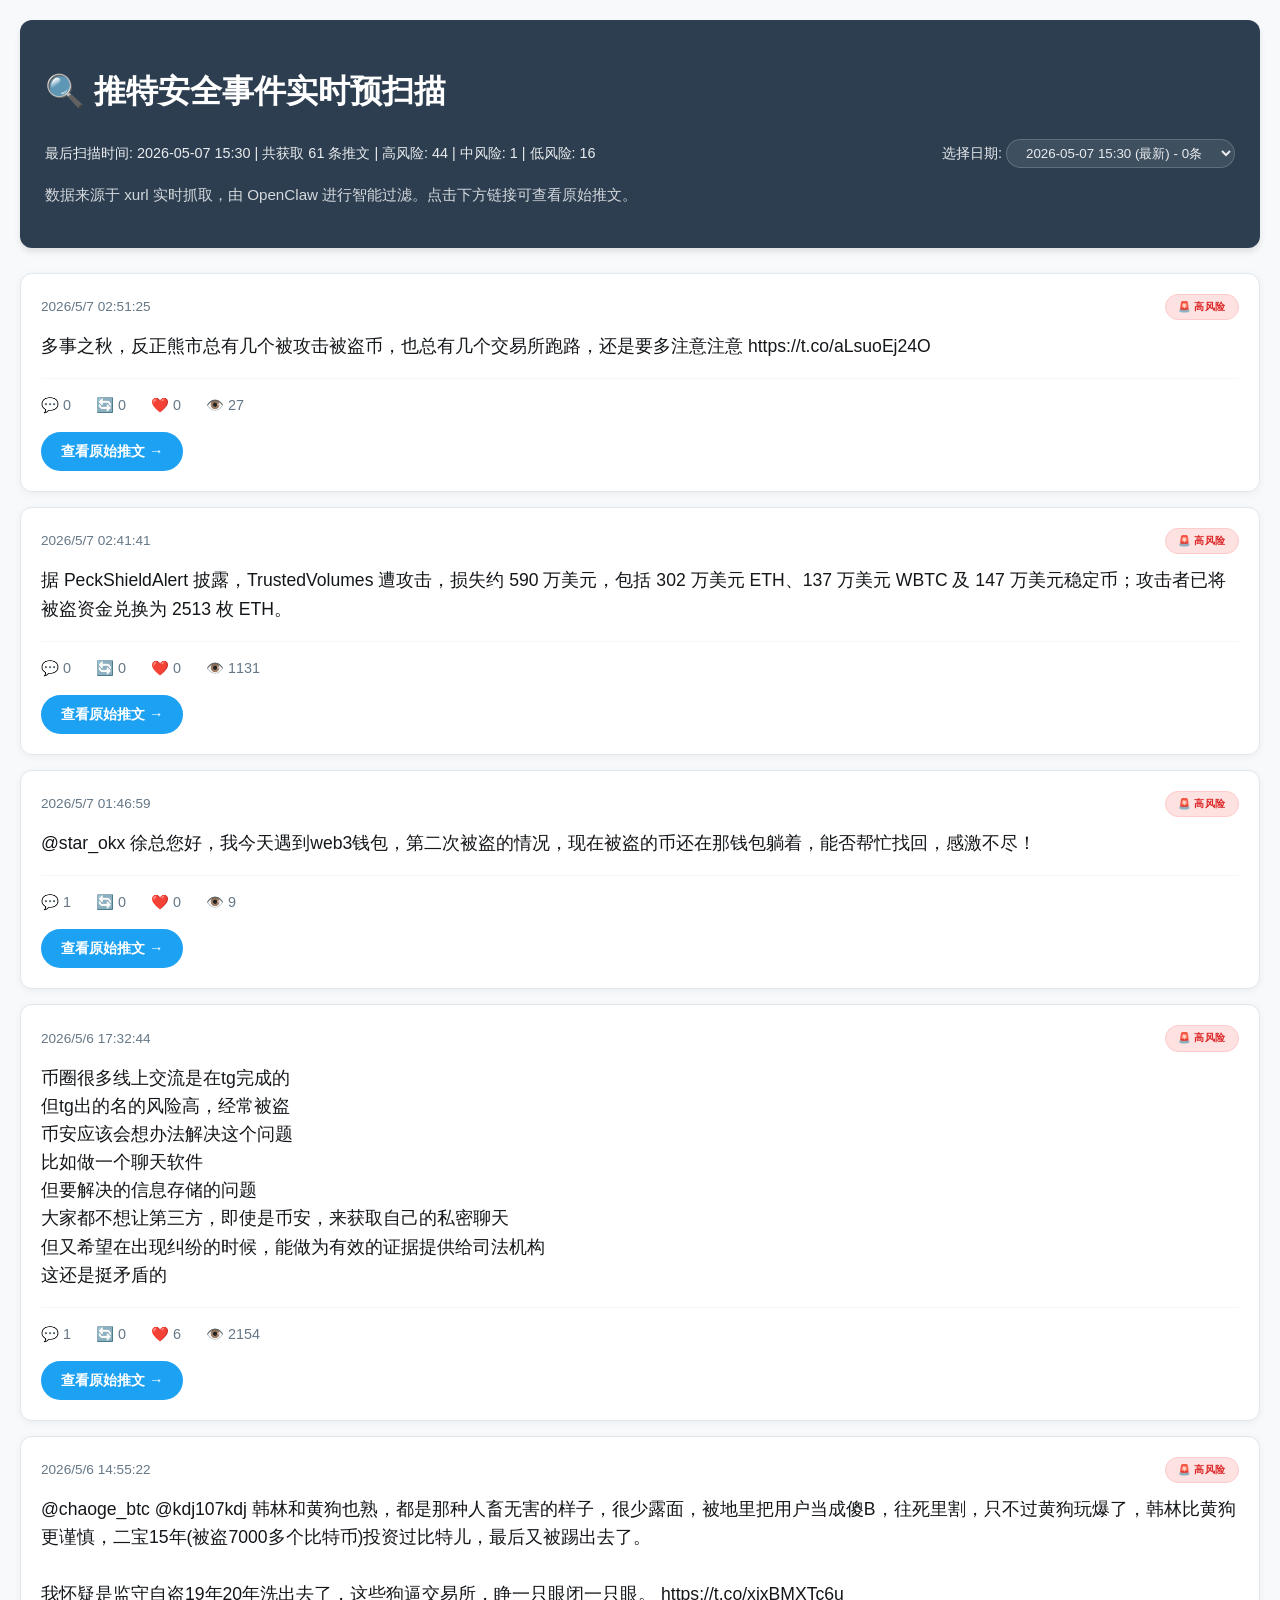
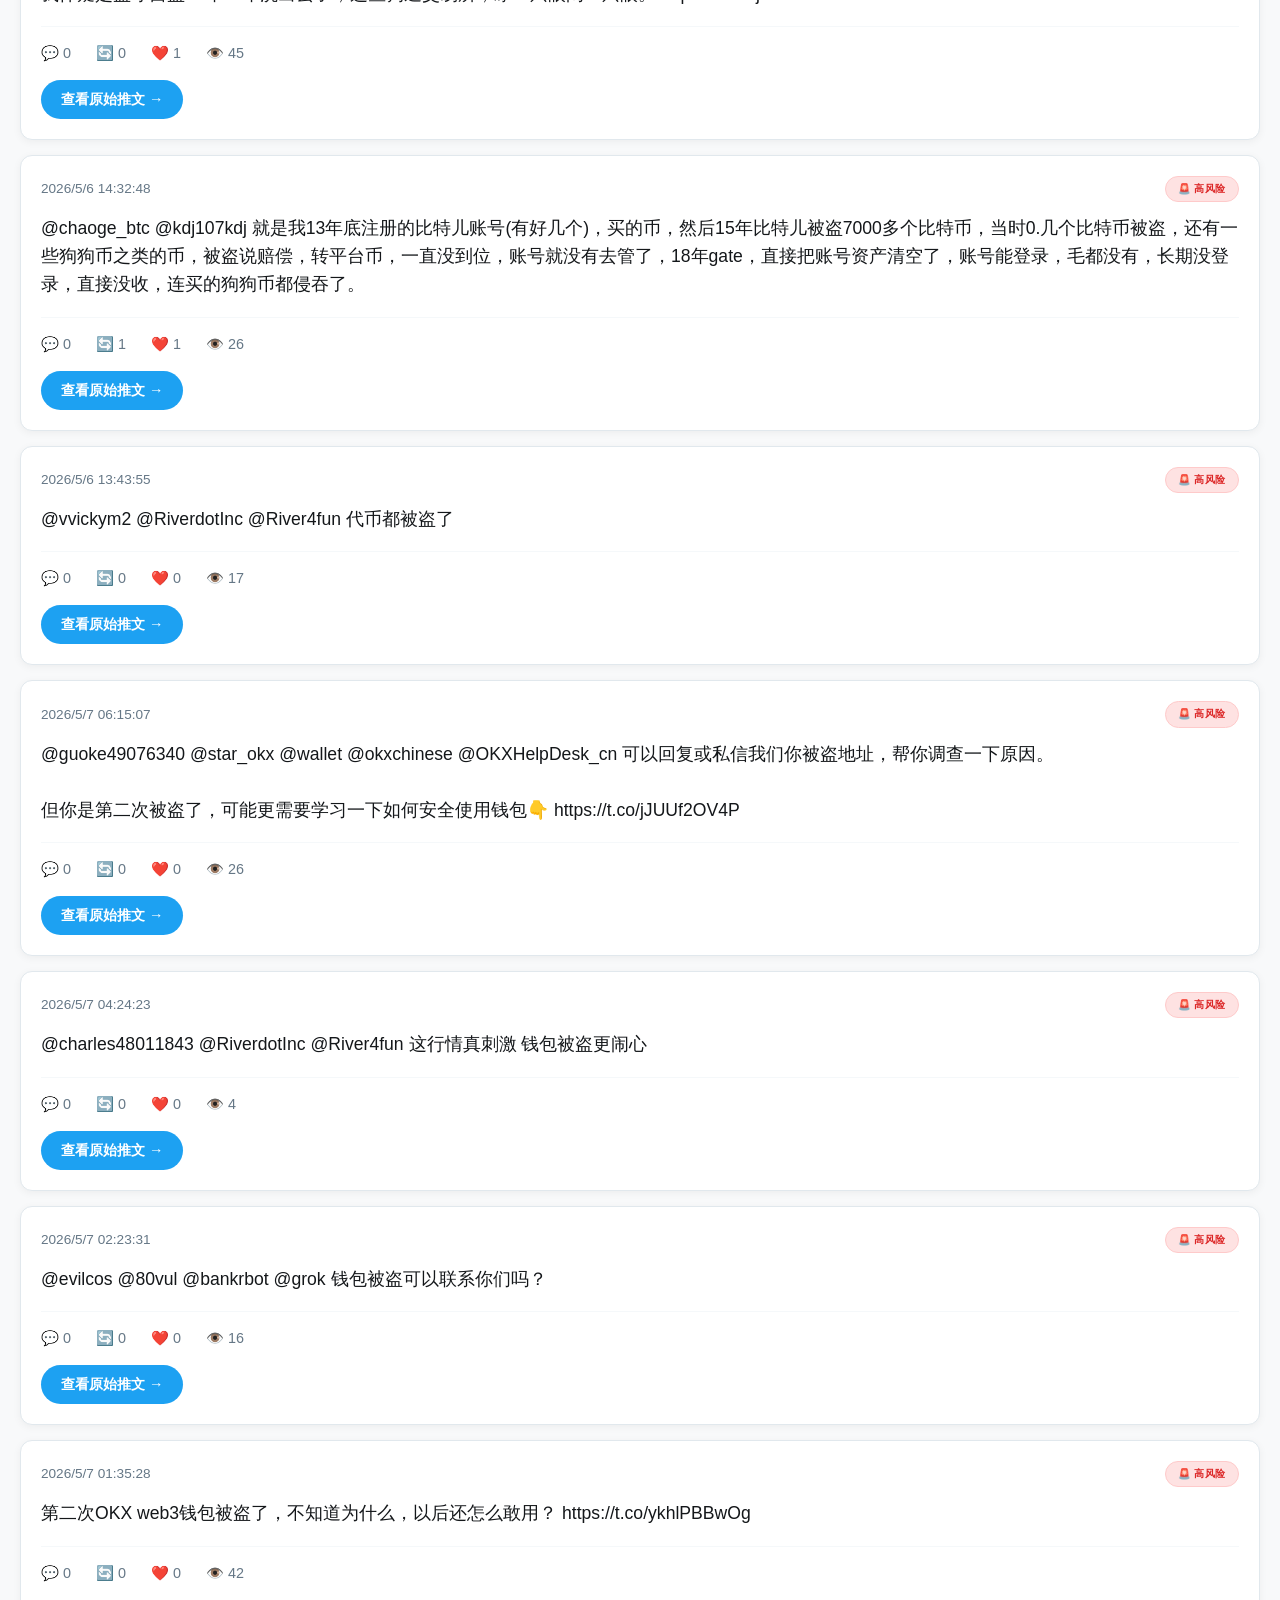
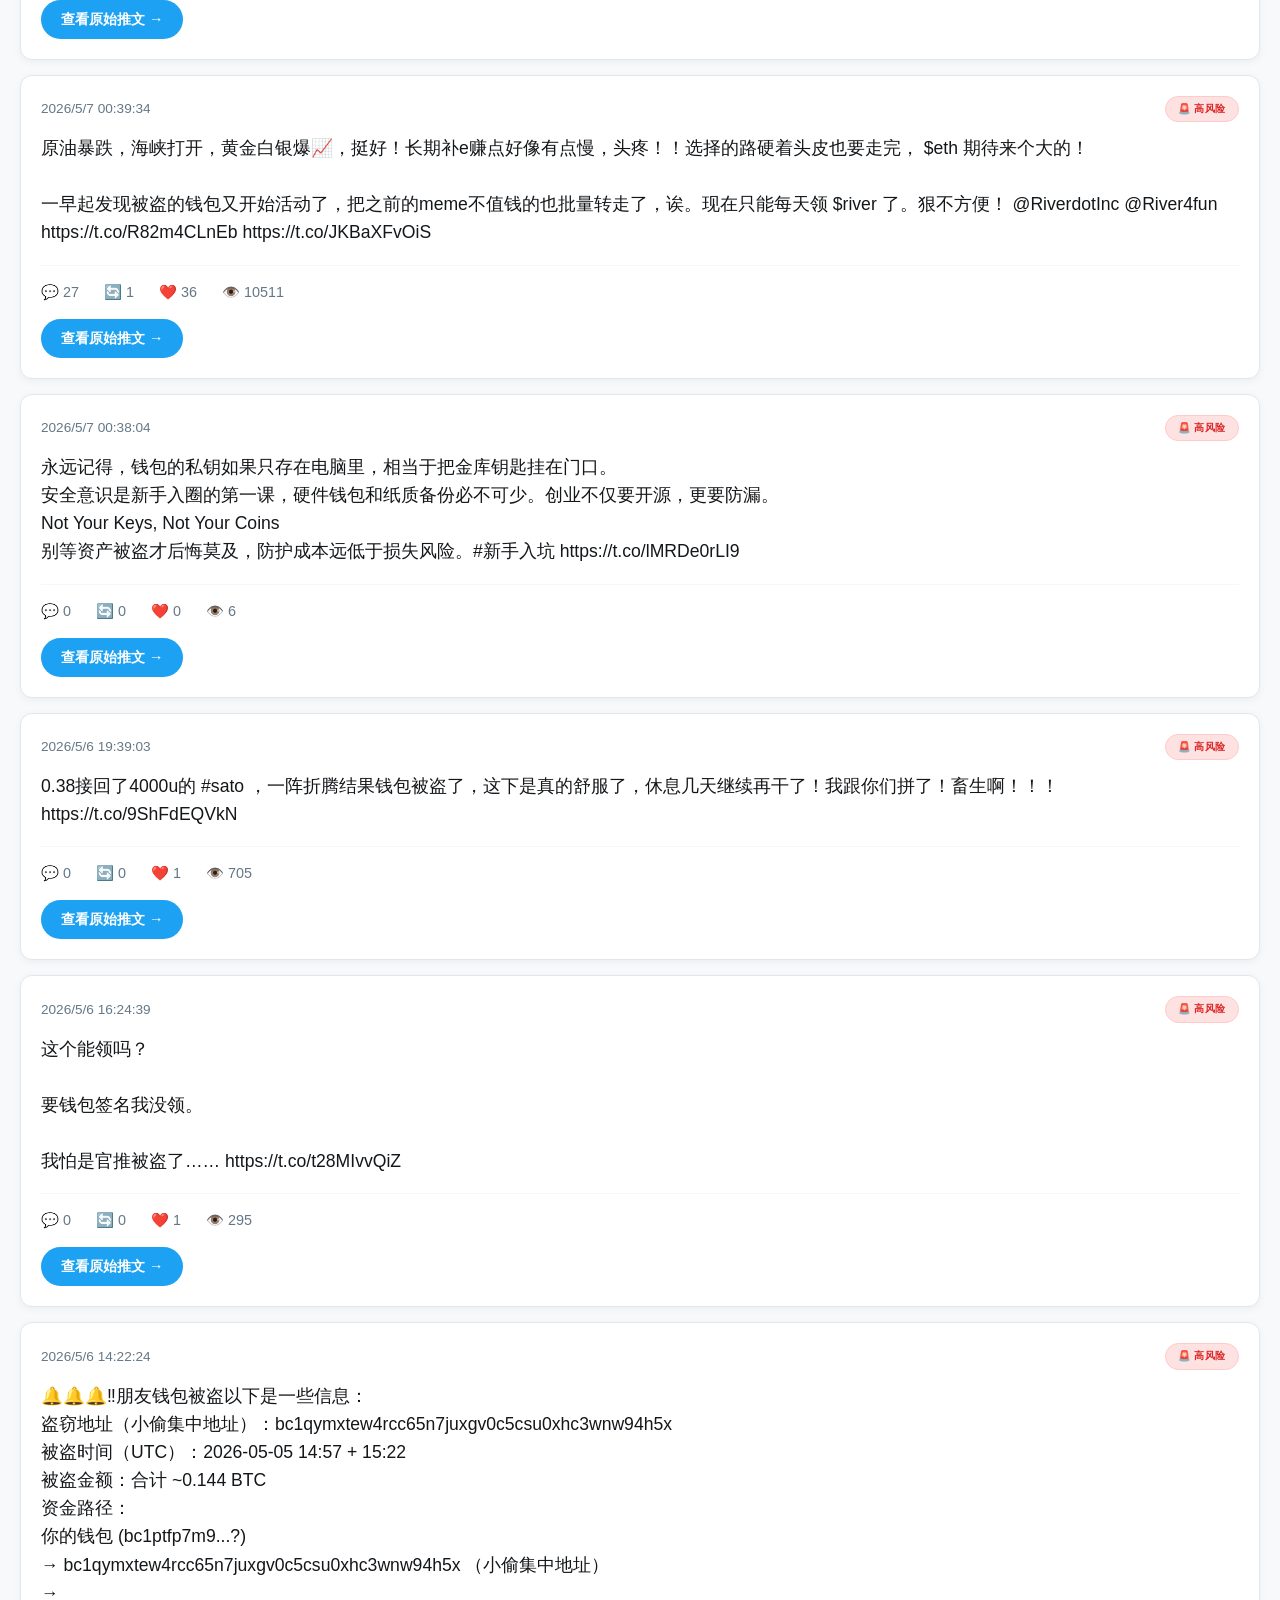
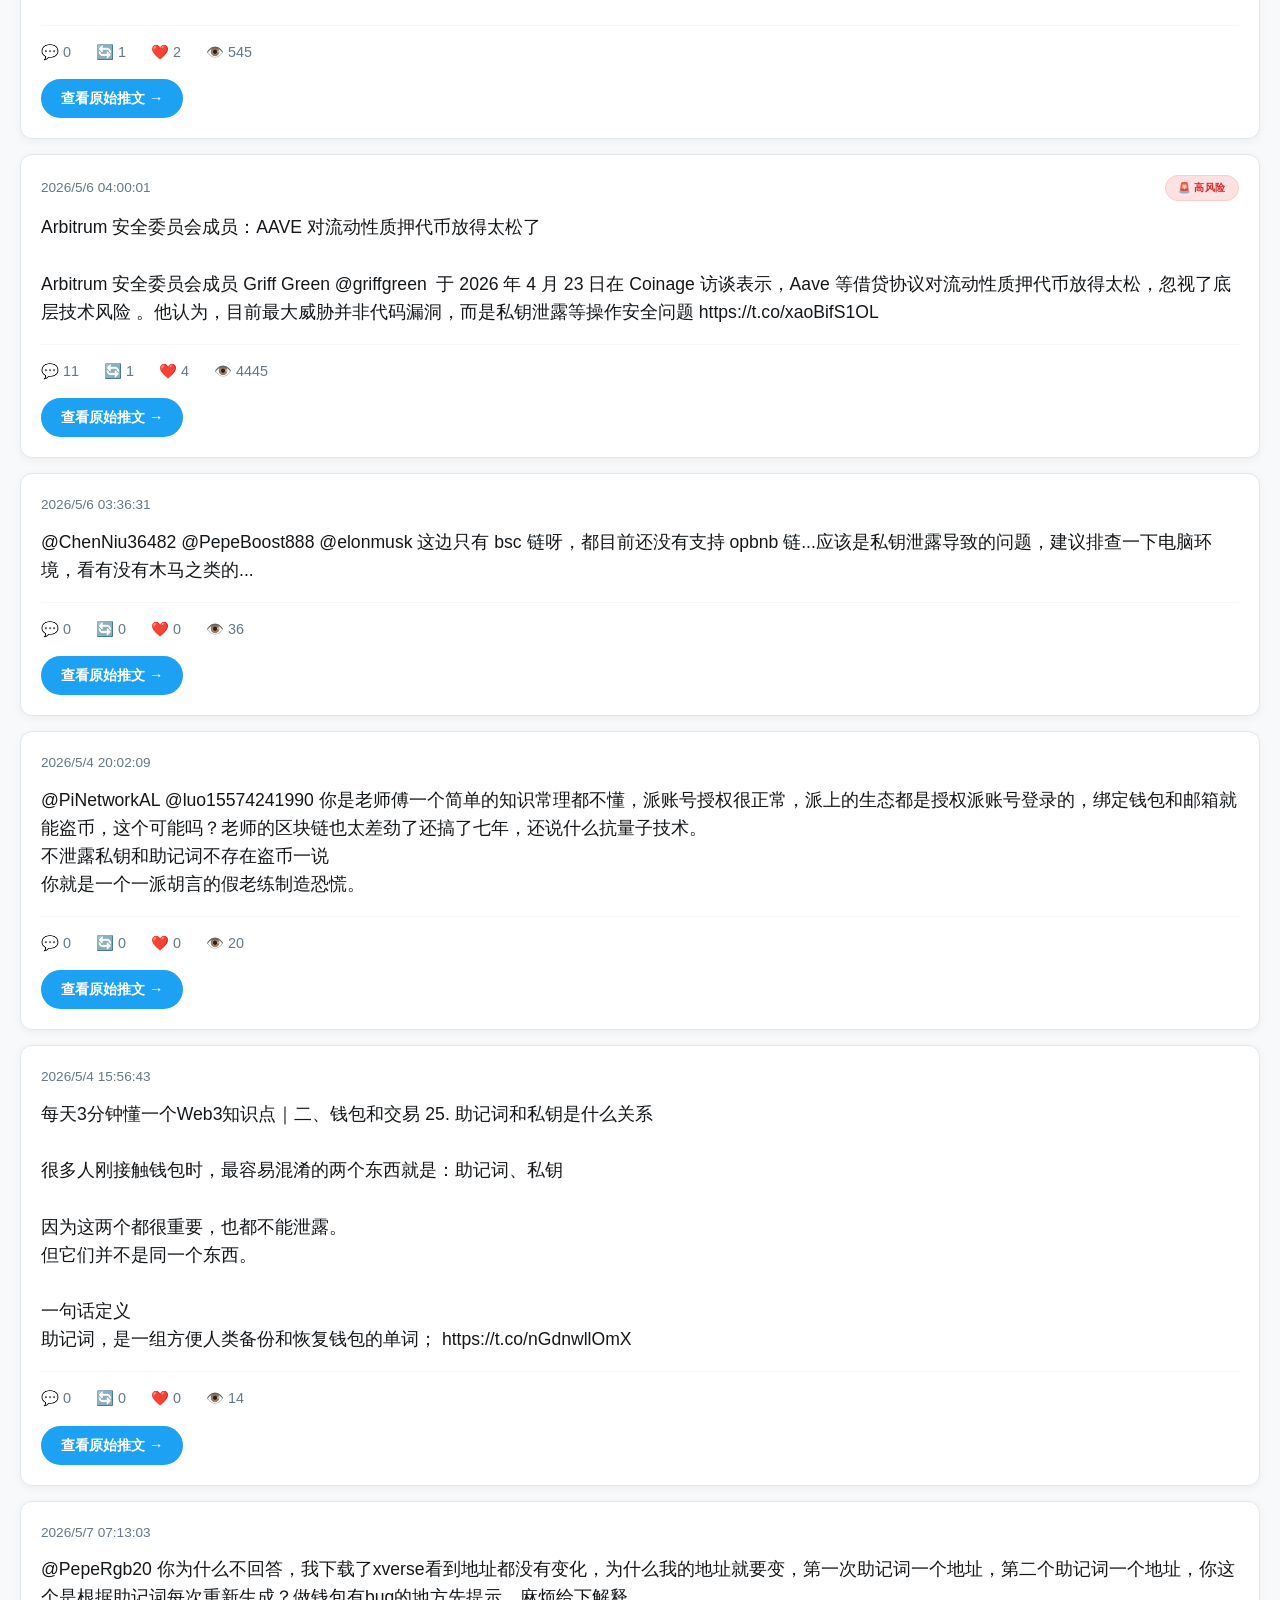
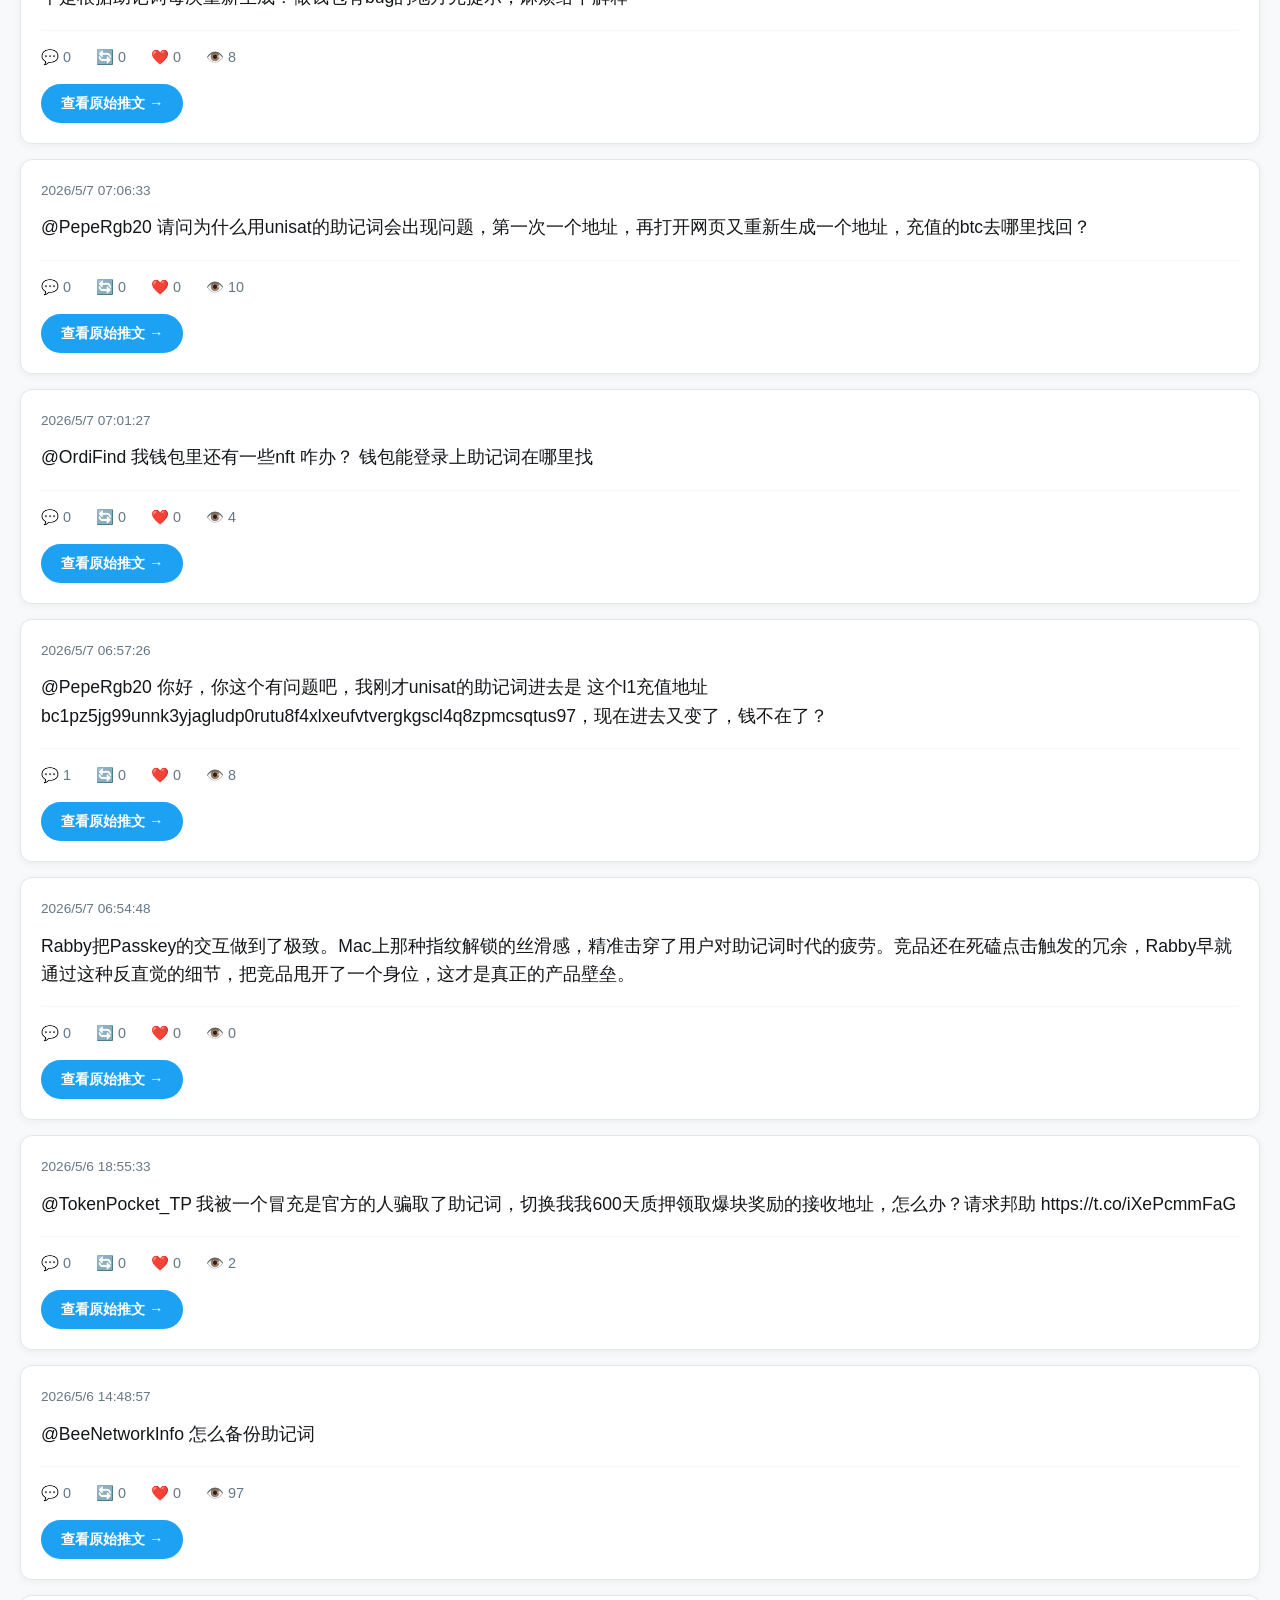
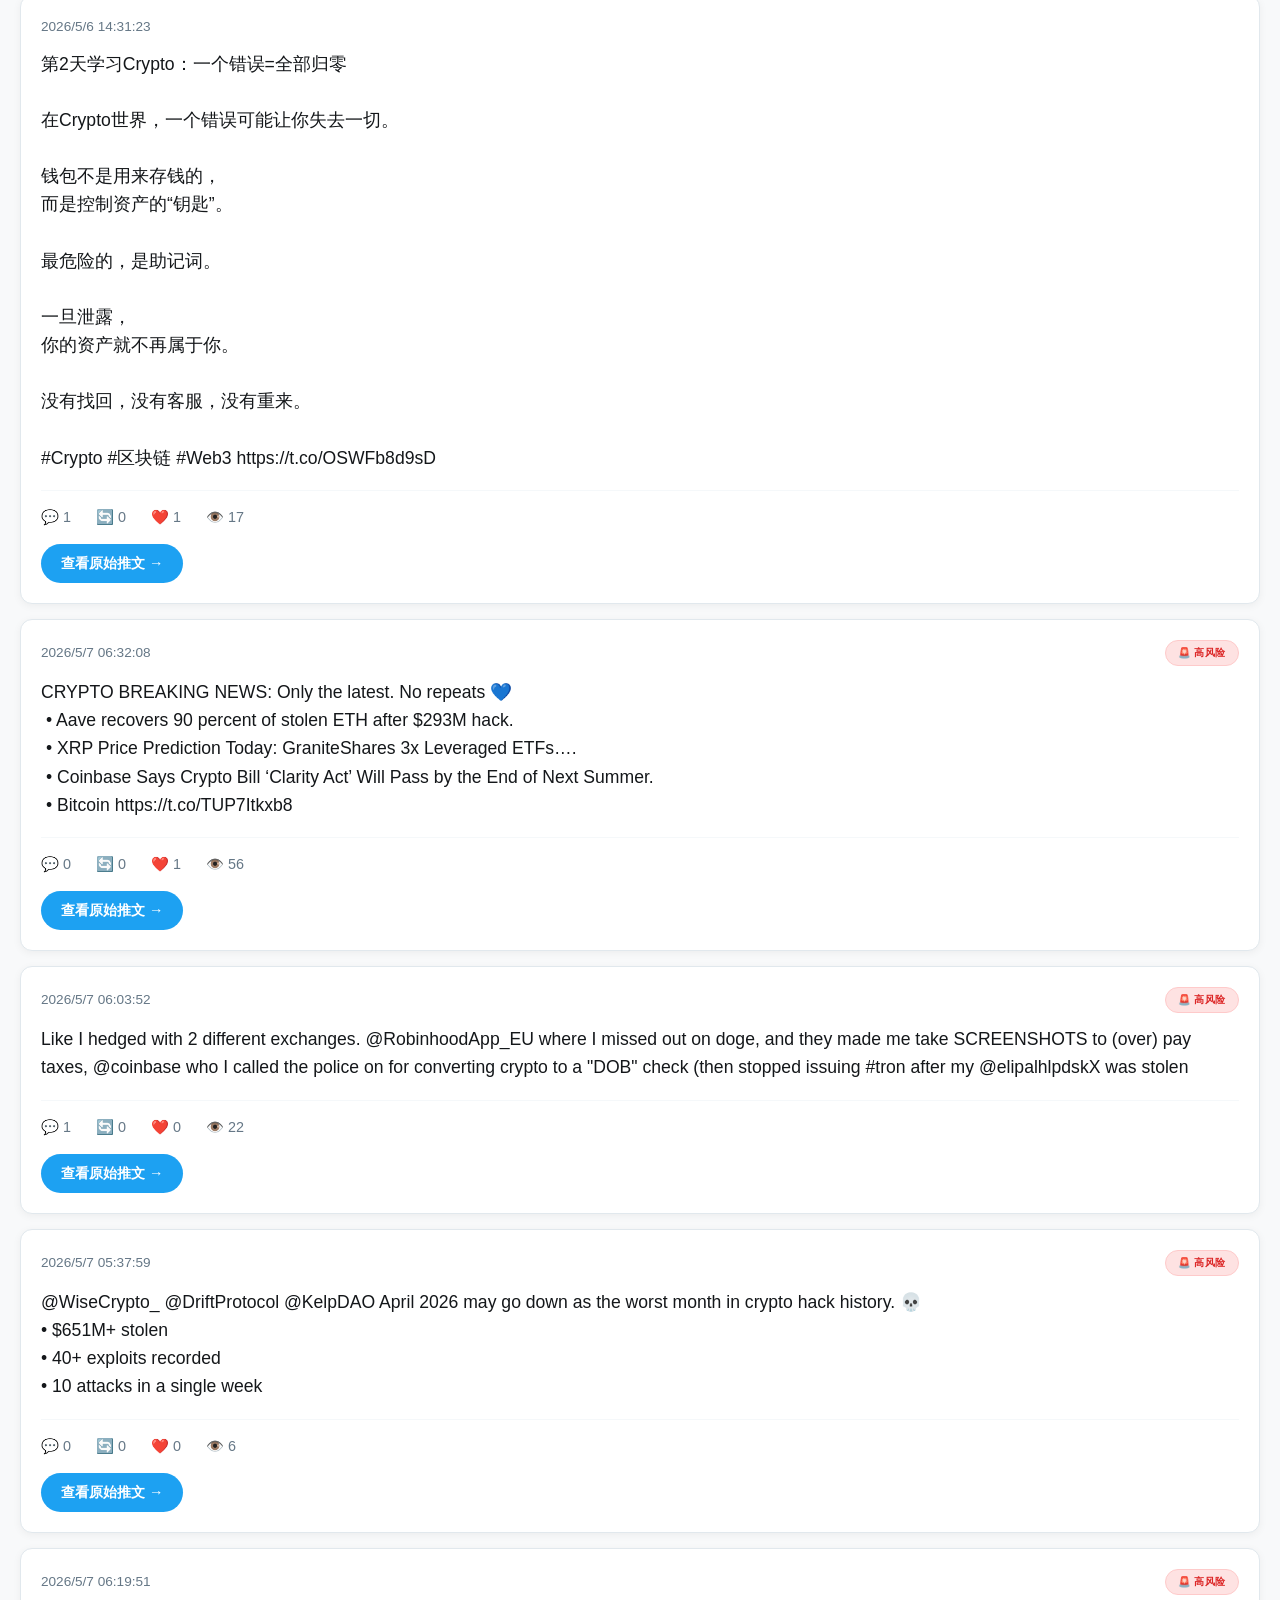
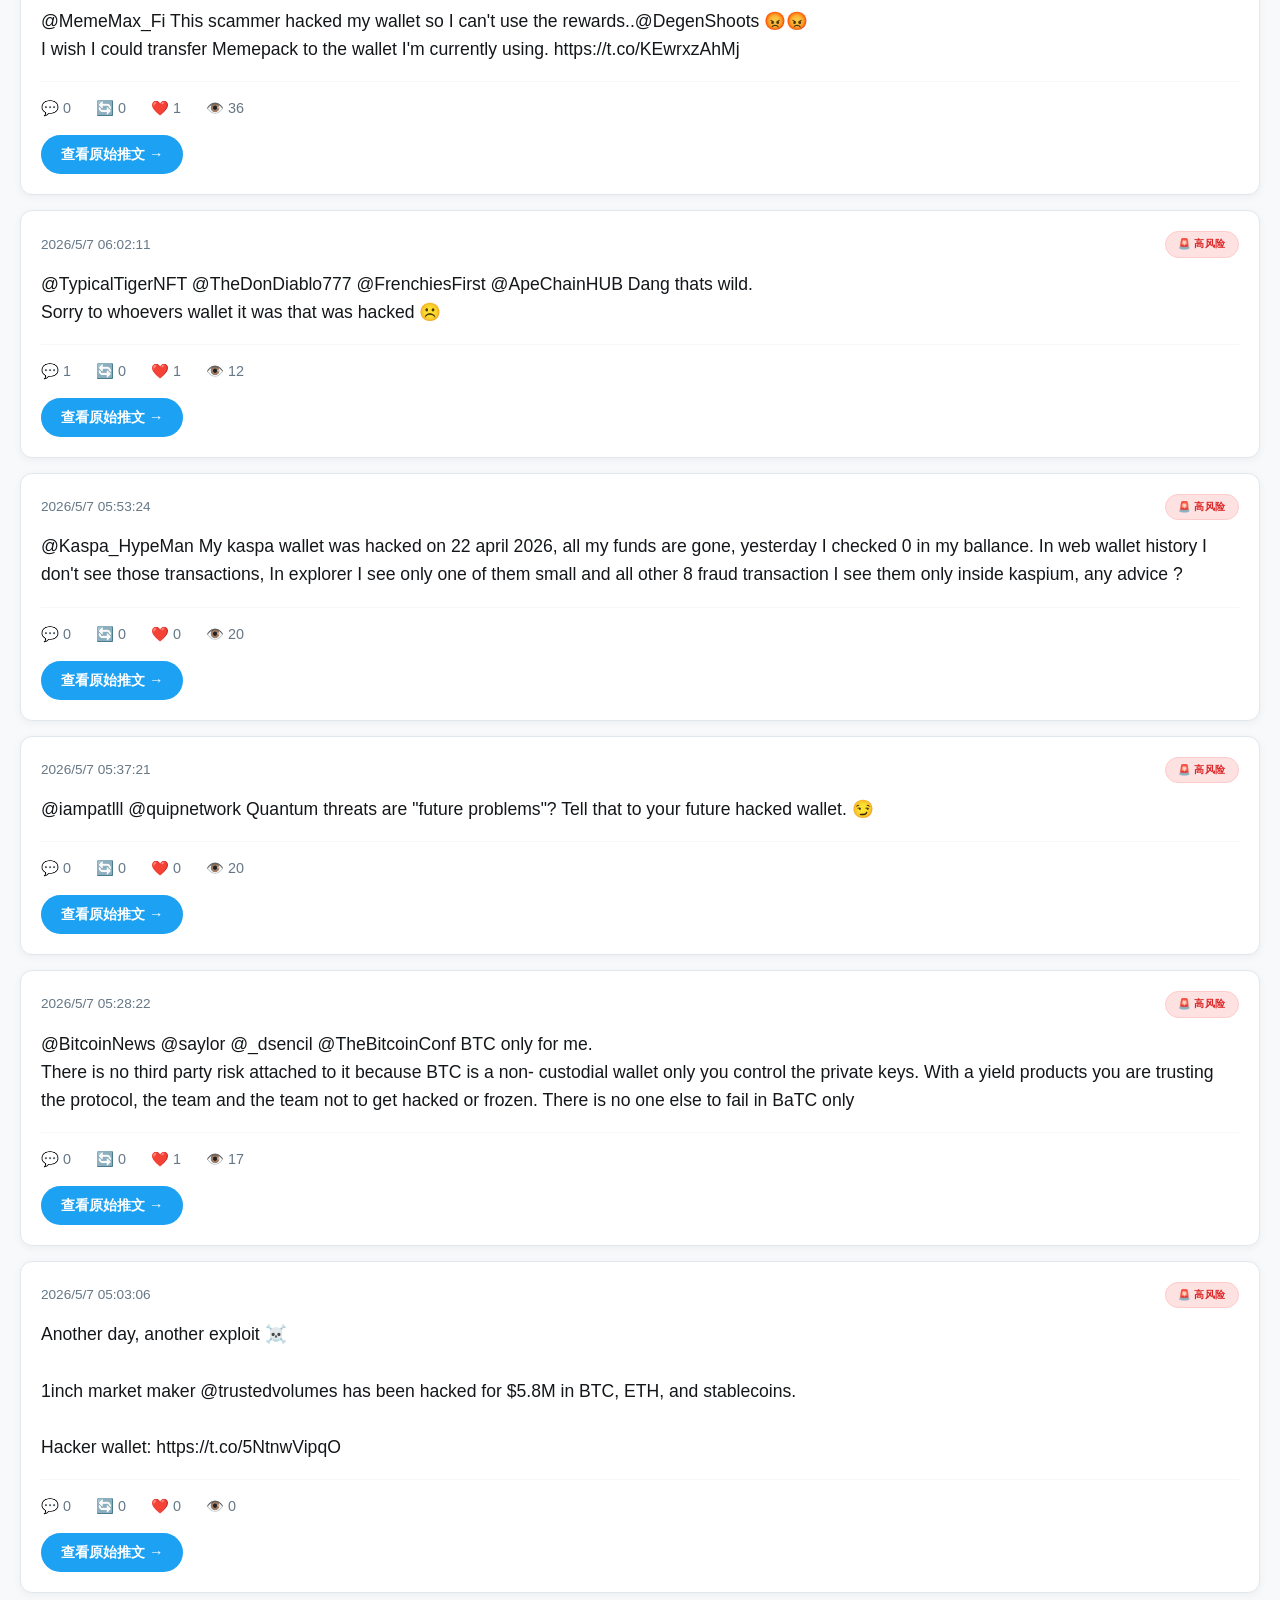
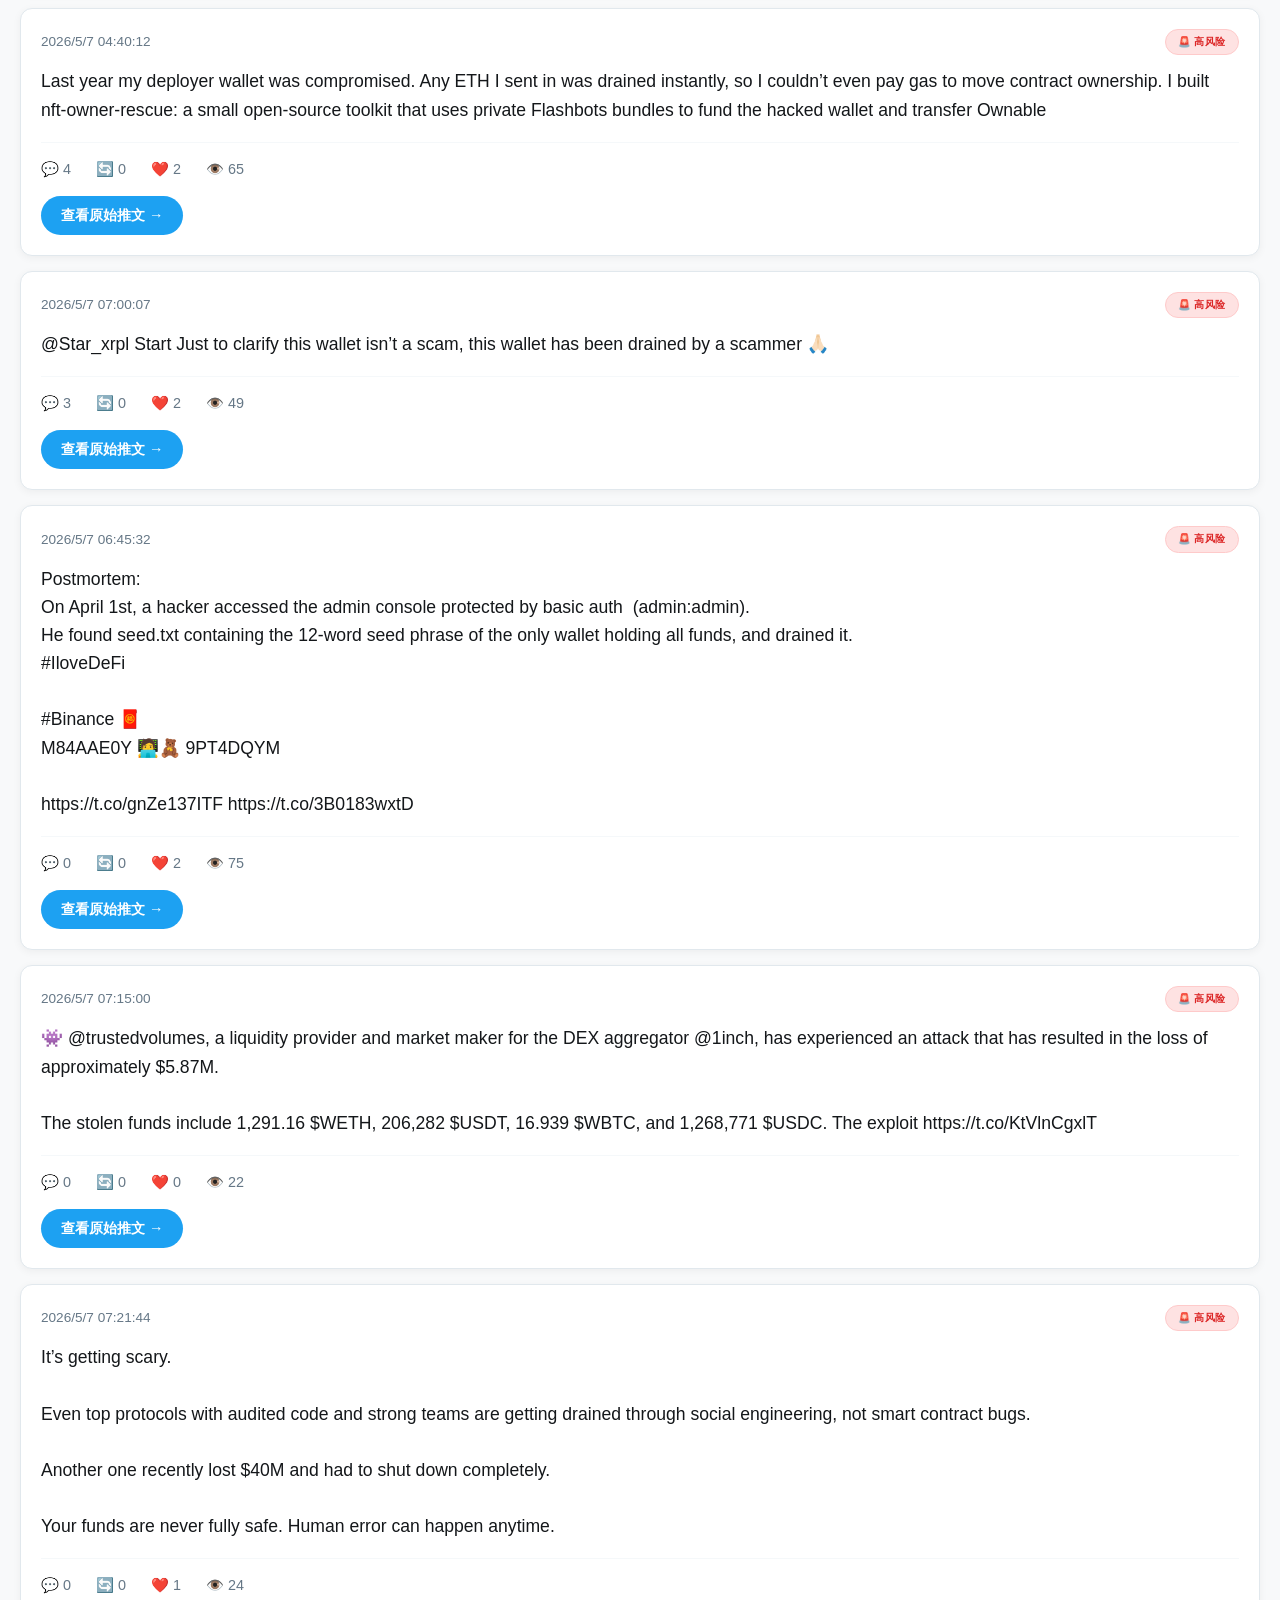
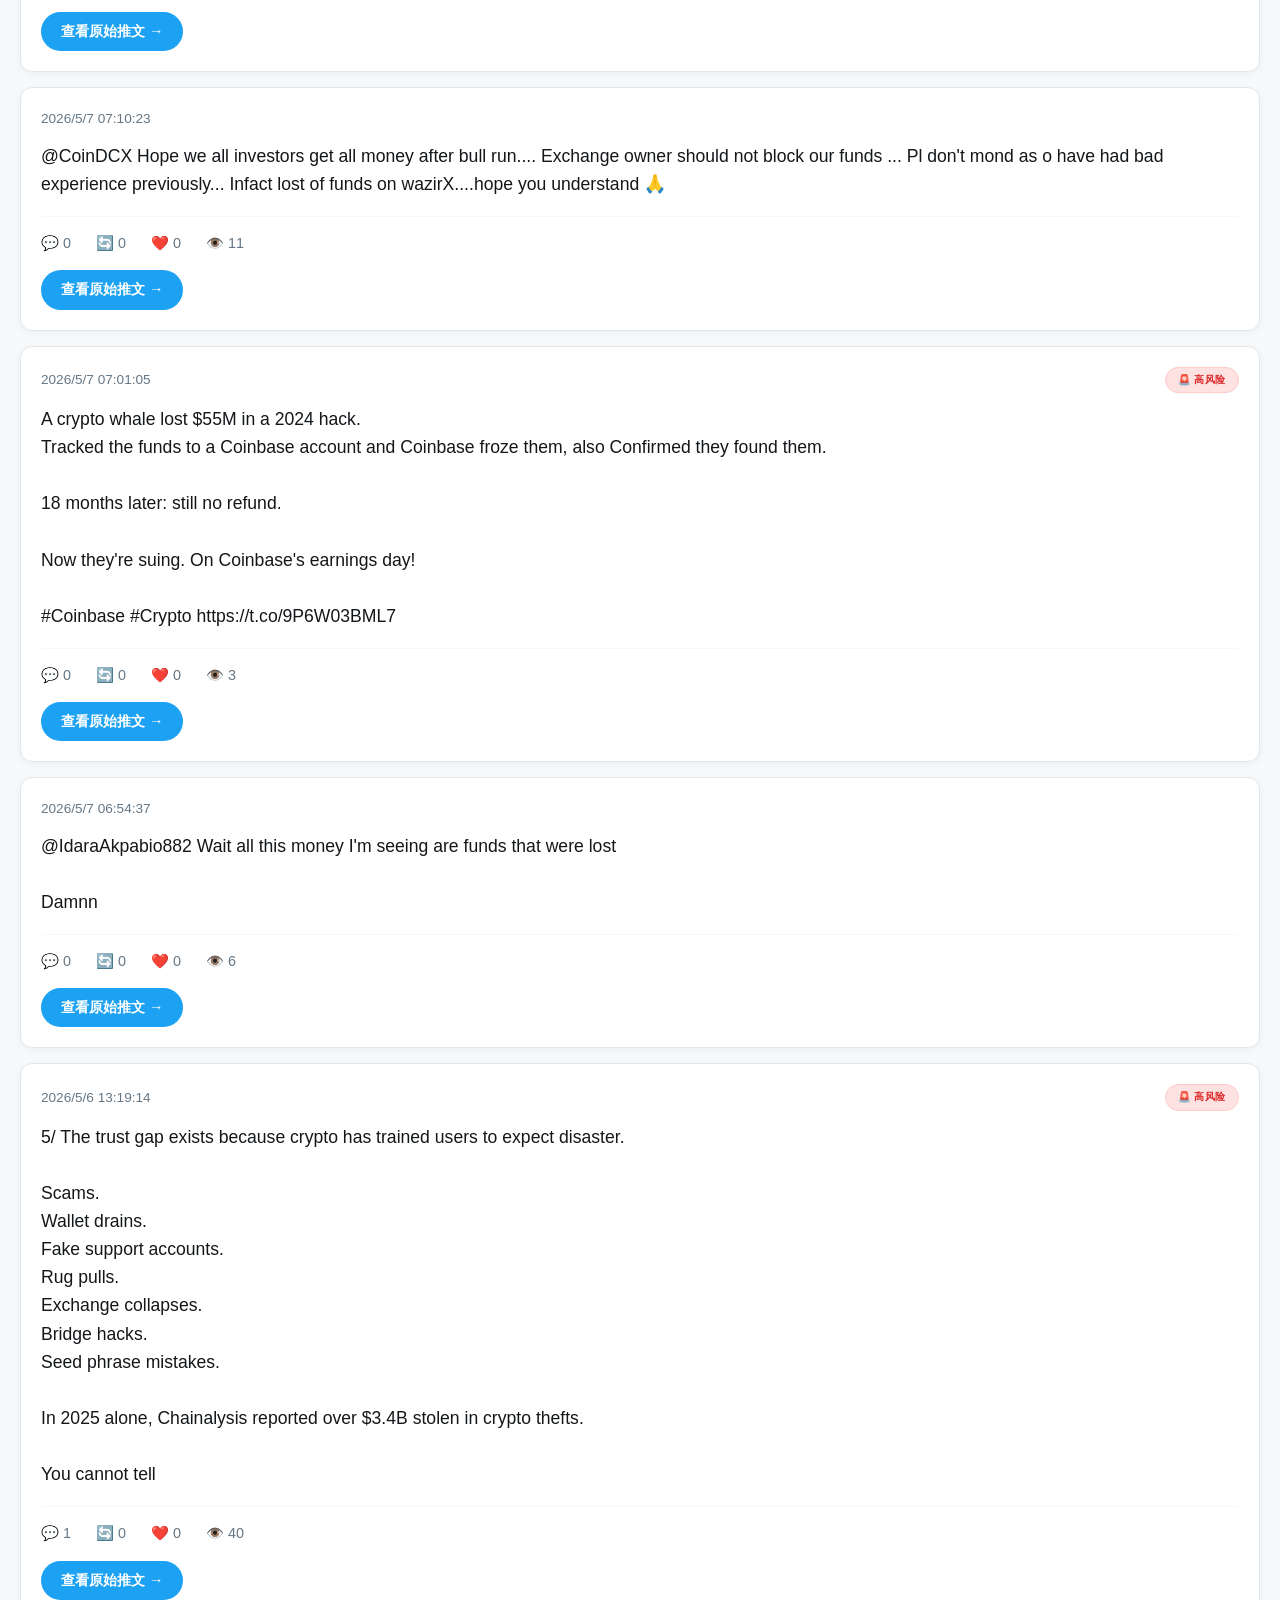
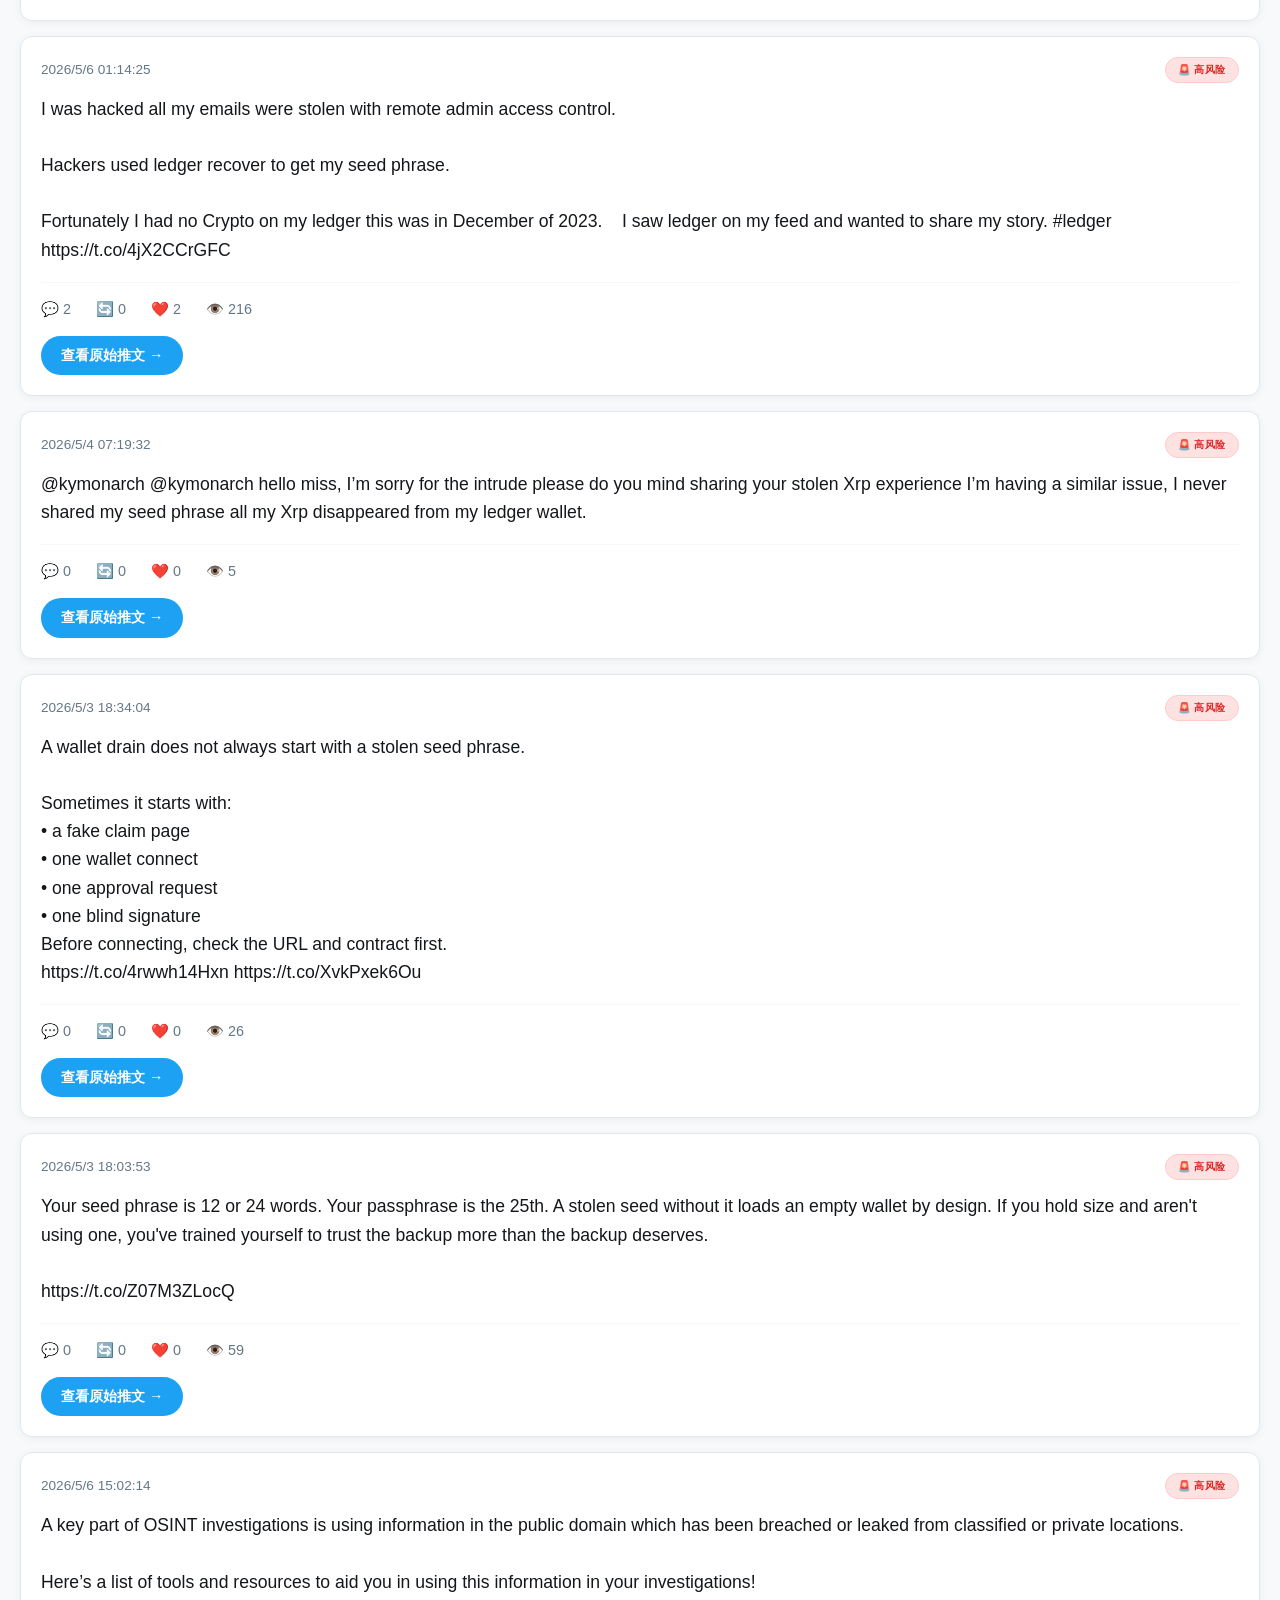
<file: index.html>
<!DOCTYPE html>
<html lang="zh-CN">
<head>
    <meta charset="UTF-8">
    <meta name="viewport" content="width=device-width, initial-scale=1.0">
    <title>区块链安全事件监控 - 待审核</title>
    <style>
        body { font-family: -apple-system, BlinkMacSystemFont, 'Segoe UI', Roboto, sans-serif; margin: 20px; line-height: 1.6; color: #333; background-color: #f8f9fa; }
        .header { background: #2c3e50; color: white; padding: 25px; border-radius: 12px; margin-bottom: 25px; box-shadow: 0 4px 6px rgba(0,0,0,0.1); }
        .tweet-card { border: 1px solid #e1e8ed; padding: 20px; margin: 15px 0; border-radius: 12px; transition: all 0.3s ease; background: #fff; box-shadow: 0 2px 8px rgba(0,0,0,0.05); position: relative; overflow: hidden; }
        .tweet-card:hover { transform: translateY(-3px); box-shadow: 0 8px 15px rgba(0,0,0,0.1); border-color: #1da1f2; }
        .tweet-header { display: flex; justify-content: space-between; align-items: center; margin-bottom: 12px; font-size: 0.85em; color: #657786; }
        .tweet-text { font-size: 1.1em; margin-bottom: 18px; white-space: pre-wrap; color: #14171a; font-weight: 400; }
        .tweet-metrics { display: flex; gap: 25px; font-size: 0.9em; color: #657786; border-top: 1px solid #f5f8fa; padding-top: 15px; }
        .metric-item { display: flex; align-items: center; gap: 6px; }
        .tweet-link { display: inline-block; background: #1da1f2; color: white; padding: 8px 20px; border-radius: 30px; text-decoration: none; font-size: 0.9em; font-weight: bold; margin-top: 15px; transition: background 0.2s; }
        .tweet-link:hover { background: #1991db; }
        .tag { padding: 4px 12px; border-radius: 20px; font-size: 0.75em; font-weight: 700; text-transform: uppercase; letter-spacing: 0.5px; }
        .tag-security { background: #fee2e2; color: #dc2626; border: 1px solid #fecaca; }
        .tag-maybe { background: #fef3c7; color: #d97706; border: 1px solid #fde68a; }
        #loading { text-align: center; padding: 60px; color: #657786; font-size: 1.2em; }
        .stats-bar { margin-top: 10px; font-size: 0.9em; opacity: 0.9; display: flex; justify-content: space-between; align-items: center; flex-wrap: wrap; gap: 10px; }
        .date-selector { background: rgba(255,255,255,0.1); border: 1px solid rgba(255,255,255,0.2); color: white; padding: 5px 15px; border-radius: 20px; outline: none; cursor: pointer; }
        .date-selector option { background: #2c3e50; color: white; }
    </style>
</head>
<body>
    <div class="header">
        <h1>🔍 推特安全事件实时预扫描</h1>
        <div class="stats-bar">
            <div>
                <span id="last-update">最后扫描时间: 加载中...</span> | 
                <span id="stats">共获取 0 条推文</span>
            </div>
            <div>
                <label for="date-select">选择日期: </label>
                <select id="date-select" class="date-selector" onchange="changeDate(this.value)">
                    <option value="">正在加载日期...</option>
                </select>
            </div>
        </div>
        <p style="margin-top: 15px; font-size: 0.95em; opacity: 0.8;">数据来源于 xurl 实时抓取，由 OpenClaw 进行智能过滤。点击下方链接可查看原始推文。</p>
    </div>

    <div id="loading">正在连接数据源，请稍候...</div>
    <div id="tweet-container"></div>

    <footer style="text-align: center; margin-top: 50px; padding: 30px; color: #657786; font-size: 0.85em; border-top: 1px solid #e1e8ed;">
        &copy; 2026 Bit Jungle Security | Powered by 🦞 OpenClaw
    </footer>

    <script src="js/app.js"></script>

    <!-- 加载前端脚本 -->
</body>
</html>
</file>
